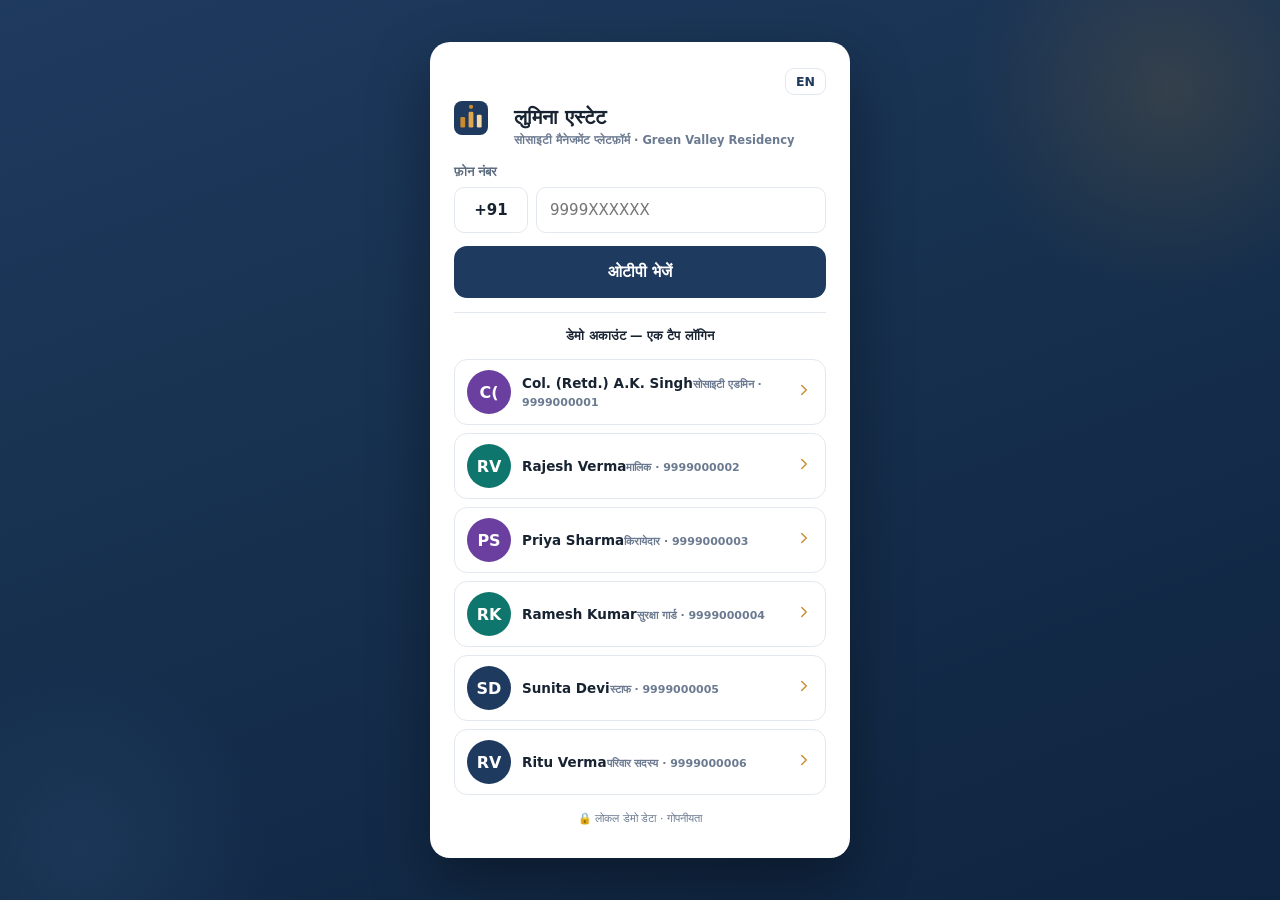
<file: index.html>
<!DOCTYPE html>
<html lang="hi">
<head>
<meta charset="UTF-8">
<meta name="viewport" content="width=device-width, initial-scale=1, viewport-fit=cover">
<meta name="theme-color" content="#1F3A5F">
<meta name="description" content="Lumina Estate — Enterprise-grade Society & Community Management Platform">
<title>Lumina Estate — Society Management</title>
<link rel="icon" type="image/svg+xml" href="icons/favicon.svg">
<link rel="icon" type="image/png" sizes="192x192" href="icons/icon-192.png">
<link rel="apple-touch-icon" href="icons/apple-touch-icon.png">
<link rel="manifest" href="manifest.json">
<link rel="stylesheet" href="css/styles.css" onerror="this.onerror=null;this.href='styles.css'">
<link rel="stylesheet" href="styles.css">
</head>
<body>
<div id="app"></div>
<script src="js/i18n.js" onerror="this.onerror=null;this.src='i18n.js'"></script>
<script src="js/seed.js" onerror="this.onerror=null;this.src='seed.js'"></script>
<script src="js/store.js" onerror="this.onerror=null;this.src='store.js'"></script>
<script src="js/ui.js" onerror="this.onerror=null;this.src='ui.js'"></script>
<script src="js/views-resident.js" onerror="this.onerror=null;this.src='views-resident.js'"></script>
<script src="js/views-admin.js" onerror="this.onerror=null;this.src='views-admin.js'"></script>
<script src="js/views-guard.js" onerror="this.onerror=null;this.src='views-guard.js'"></script>
<script src="js/app.js" onerror="this.onerror=null;this.src='app.js'"></script>
</body>
</html>
</file>
<file: styles.css>
/* ============ LUMINA ESTATE — Design System ============
   Palette (PRD Appendix E): Navy #1F3A5F, Gold #C98A2D,
   Success #2E7D32, Danger #C62828, Warning #F9A825 */

:root{
  --navy:#1F3A5F; --navy2:#2A4A73; --navy3:#3A5E8C;
  --gold:#C98A2D; --gold2:#E0A84E;
  --green:#2E7D32; --green-bg:#E8F3E9;
  --red:#C62828; --red-bg:#FBEAEA;
  --amber:#F9A825; --amber-bg:#FFF6E0;
  --blue:#1565C0; --blue-bg:#E7F0FB;
  --purple:#6A3FA0; --purple-bg:#F0E9F8;
  --grey:#5E6C80; --grey-bg:#EEF1F5;
  --bg:#F3F5F9; --card:#FFFFFF;
  --text:#182332; --muted:#6B7A90; --border:#E3E8EF;
  --shadow:0 1px 3px rgba(16,24,40,.06),0 4px 14px rgba(16,24,40,.05);
  --shadow-lg:0 8px 30px rgba(16,24,40,.14);
  --radius:14px; --radius-sm:10px;
  --hdr:58px; --navh:62px;
  --font:'Noto Sans','Mukta','Segoe UI',system-ui,-apple-system,Roboto,'Helvetica Neue',Arial,'Devanagari MT',sans-serif;
}

*{margin:0;padding:0;box-sizing:border-box}
html{-webkit-text-size-adjust:100%}
body{font-family:var(--font);background:var(--bg);color:var(--text);font-size:15px;line-height:1.5;min-height:100vh}
button{font-family:inherit;cursor:pointer;border:none;background:none;color:inherit;font-size:inherit}
input,select,textarea{font-family:inherit;font-size:15px;color:var(--text)}
a{color:var(--navy2);text-decoration:none}
img{max-width:100%}
::selection{background:rgba(201,138,45,.3)}

@keyframes fadeIn{from{opacity:0;transform:translateY(6px)}to{opacity:1;transform:none}}
@keyframes pop{0%{transform:scale(.6);opacity:0}70%{transform:scale(1.06)}100%{transform:scale(1);opacity:1}}
@keyframes shake{0%,100%{transform:translateX(0)}25%{transform:translateX(-6px)}75%{transform:translateX(6px)}}
@keyframes pulse{0%,100%{box-shadow:0 0 0 0 rgba(198,40,40,.45)}50%{box-shadow:0 0 0 14px rgba(198,40,40,0)}}
.fade{animation:fadeIn .28s ease}
.pop{animation:pop .35s cubic-bezier(.2,1.4,.5,1)}
.shake{animation:shake .3s ease}

/* ============ APP SHELL ============ */
.app{min-height:100vh}
.app-header{position:sticky;top:0;z-index:50;height:var(--hdr);background:var(--navy);color:#fff;display:flex;align-items:center;gap:12px;padding:0 14px;box-shadow:0 2px 10px rgba(16,24,40,.25)}
.brand{display:flex;align-items:center;gap:10px;cursor:pointer;user-select:none}
.brand-logo{width:34px;height:34px;flex:0 0 34px}
.brand-name{font-weight:800;font-size:17px;letter-spacing:.2px;line-height:1.1}
.brand-sub{font-size:10.5px;opacity:.75;letter-spacing:.3px}
.hdr-society{flex:1;text-align:center;font-size:12.5px;opacity:.92;overflow:hidden;text-overflow:ellipsis;white-space:nowrap;display:none}
.hdr-actions{display:flex;align-items:center;gap:8px;margin-left:auto}
.icon-btn{width:38px;height:38px;border-radius:10px;display:inline-flex;align-items:center;justify-content:center;color:#E8EEF6;position:relative;transition:background .15s}
.icon-btn:hover{background:rgba(255,255,255,.12)}
.badge-dot{position:absolute;top:6px;right:6px;min-width:17px;height:17px;border-radius:9px;background:var(--red);color:#fff;font-size:10px;font-weight:700;display:flex;align-items:center;justify-content:center;padding:0 4px;border:2px solid var(--navy)}
.lang-btn{border:1px solid rgba(255,255,255,.35);border-radius:9px;padding:5px 10px;font-size:12.5px;font-weight:700;color:#fff}
.lang-btn:hover{background:rgba(255,255,255,.12)}

.layout{display:flex;min-height:calc(100vh - var(--hdr))}
.app-side{width:232px;flex:0 0 232px;background:var(--card);border-right:1px solid var(--border);padding:16px 10px;position:sticky;top:var(--hdr);height:calc(100vh - var(--hdr));overflow-y:auto}
.side-group{font-size:11px;font-weight:700;letter-spacing:.8px;text-transform:uppercase;color:var(--muted);padding:14px 12px 6px}
.side-item{display:flex;align-items:center;gap:11px;padding:10px 12px;border-radius:10px;color:var(--text);font-weight:600;font-size:14px;margin-bottom:2px;transition:background .15s}
.side-item svg{color:var(--muted)}
.side-item:hover{background:var(--grey-bg)}
.side-item.active{background:var(--navy);color:#fff}
.side-item.active svg{color:var(--gold2)}
.main{flex:1;min-width:0;padding:18px;padding-bottom:calc(var(--navh) + 22px)}
.app-nav{display:none;position:fixed;bottom:0;left:0;right:0;height:var(--navh);background:var(--card);border-top:1px solid var(--border);z-index:60;box-shadow:0 -2px 12px rgba(16,24,40,.07)}
.nav-item{flex:1;display:flex;flex-direction:column;align-items:center;justify-content:center;gap:3px;color:var(--muted);font-size:10.5px;font-weight:600;height:100%;transition:color .15s}
.nav-item svg{width:22px;height:22px}
.nav-item.active{color:var(--navy)}
.nav-item.active svg{color:var(--gold)}
.nav-badge{position:absolute;top:5px;margin-left:14px;background:var(--red);color:#fff;font-size:9.5px;font-weight:700;min-width:16px;height:16px;border-radius:8px;display:flex;align-items:center;justify-content:center;padding:0 4px}

@media (max-width:920px){
  .app-side{display:none}
  .app-nav{display:flex}
  .main{padding:14px;padding-bottom:calc(var(--navh) + 18px)}
  .hdr-society{display:block}
}

/* ============ TYPOGRAPHY & PAGE ============ */
.page{max-width:1080px;margin:0 auto}
.page-head{display:flex;align-items:center;gap:12px;margin-bottom:16px;flex-wrap:wrap}
.page-head h1{font-size:21px;font-weight:800;letter-spacing:-.2px}
.page-head .sub{color:var(--muted);font-size:13px;flex-basis:100%}
.page-head .spacer{flex:1}
.back-btn{width:36px;height:36px;border-radius:10px;background:var(--card);border:1px solid var(--border);display:inline-flex;align-items:center;justify-content:center;color:var(--text);box-shadow:var(--shadow)}
.h2{font-size:15.5px;font-weight:800;margin:0 0 10px;display:flex;align-items:center;gap:8px}
.h2 .count{font-size:12px;color:var(--muted);font-weight:600}
.muted{color:var(--muted)}
.small{font-size:12.5px}
.bold{font-weight:700}
.mt{margin-top:14px}.mb{margin-bottom:14px}
.center{text-align:center}
.rupee{font-weight:800;letter-spacing:-.3px}
.nowrap{white-space:nowrap}

/* ============ CARDS & GRID ============ */
.card{background:var(--card);border-radius:var(--radius);box-shadow:var(--shadow);border:1px solid var(--border);padding:16px;margin-bottom:14px}
.card-pad-sm{padding:12px}
.card-title{font-size:14px;font-weight:800;margin-bottom:10px;display:flex;align-items:center;justify-content:space-between;gap:8px}
.card-title .link{font-size:12.5px;color:var(--navy2);font-weight:700}
.grid{display:grid;gap:14px}
.grid-2{grid-template-columns:1fr 1fr}
.grid-3{grid-template-columns:repeat(3,1fr)}
.grid-4{grid-template-columns:repeat(4,1fr)}
@media (max-width:760px){.grid-2,.grid-3,.grid-4{grid-template-columns:1fr 1fr}}
@media (max-width:430px){.grid-3,.grid-4{grid-template-columns:1fr 1fr}}

/* ============ BUTTONS ============ */
.btn{display:inline-flex;align-items:center;justify-content:center;gap:8px;border-radius:11px;padding:11px 18px;font-weight:700;font-size:14px;transition:transform .08s,box-shadow .15s,background .15s;border:1.5px solid transparent;line-height:1.2}
.btn:active{transform:scale(.97)}
.btn-primary{background:var(--navy);color:#fff}
.btn-primary:hover{background:var(--navy2)}
.btn-gold{background:var(--gold);color:#fff}
.btn-gold:hover{background:var(--gold2)}
.btn-success{background:var(--green);color:#fff}
.btn-danger{background:var(--red);color:#fff}
.btn-danger-soft{background:var(--red-bg);color:var(--red);border-color:#F3C8C8}
.btn-ghost{background:var(--card);color:var(--navy);border-color:var(--border)}
.btn-ghost:hover{border-color:var(--navy3)}
.btn-outline{background:transparent;border-color:var(--navy);color:var(--navy)}
.btn-sm{padding:7px 12px;font-size:12.5px;border-radius:9px}
.btn-lg{padding:15px 22px;font-size:16px;border-radius:13px}
.btn-block{width:100%}
.btn[disabled]{opacity:.55;pointer-events:none}
.btn .spin{width:16px;height:16px;border:2.5px solid rgba(255,255,255,.4);border-top-color:#fff;border-radius:50%;animation:rot 0.8s linear infinite}
@keyframes rot{to{transform:rotate(360deg)}}

/* ============ CHIPS & BADGES ============ */
.chip{display:inline-flex;align-items:center;gap:5px;padding:3px 10px;border-radius:20px;font-size:11.5px;font-weight:700;line-height:1.6;white-space:nowrap}
.chip-green{background:var(--green-bg);color:var(--green)}
.chip-red{background:var(--red-bg);color:var(--red)}
.chip-amber{background:var(--amber-bg);color:#9A6A00}
.chip-blue{background:var(--blue-bg);color:var(--blue)}
.chip-purple{background:var(--purple-bg);color:var(--purple)}
.chip-grey{background:var(--grey-bg);color:var(--grey)}
.chip-gold{background:#FBF3E4;color:var(--gold)}
.tag{font-size:11px;font-weight:700;padding:2px 8px;border-radius:6px;background:var(--grey-bg);color:var(--grey)}

/* ============ DASHBOARD HERO ============ */
.dues-hero{background:linear-gradient(135deg,var(--navy) 0%,var(--navy2) 60%,#3A5E8C 100%);color:#fff;border-radius:16px;padding:20px;position:relative;overflow:hidden;margin-bottom:14px;box-shadow:0 10px 26px rgba(31,58,95,.3)}
.dues-hero::after{content:"";position:absolute;right:-40px;top:-40px;width:180px;height:180px;border-radius:50%;background:rgba(201,138,45,.18)}
.dues-hero.green{background:linear-gradient(135deg,#1E5C24,#2E7D32 70%,#3D8A41)}
.dues-hero .kicker{font-size:12px;opacity:.85;font-weight:700;letter-spacing:.4px;text-transform:uppercase}
.dues-hero .amount{font-size:34px;font-weight:800;letter-spacing:-.5px;margin:2px 0 2px}
.dues-hero .due-date{font-size:12.5px;opacity:.9}
.dues-hero .btn{margin-top:14px;background:#fff;color:var(--navy)}
.dues-hero .btn:hover{background:var(--gold2);color:#fff}
.hero-badge{position:absolute;right:16px;top:16px}

/* ============ QUICK ACTIONS ============ */
.quick-grid{display:grid;grid-template-columns:repeat(4,1fr);gap:10px}
@media (max-width:480px){.quick-grid{grid-template-columns:repeat(3,1fr)}}
.quick-item{background:var(--card);border:1px solid var(--border);border-radius:var(--radius-sm);padding:13px 6px 11px;display:flex;flex-direction:column;align-items:center;gap:7px;font-size:11.5px;font-weight:700;color:var(--text);box-shadow:var(--shadow);transition:transform .1s}
.quick-item:active{transform:scale(.95)}
.quick-item .qico{width:42px;height:42px;border-radius:12px;display:flex;align-items:center;justify-content:center}
.quick-item .qico svg{width:21px;height:21px}

/* ============ STATS ============ */
.stat-tile{background:var(--card);border:1px solid var(--border);border-radius:var(--radius-sm);padding:14px;box-shadow:var(--shadow)}
.stat-value{font-size:22px;font-weight:800;letter-spacing:-.4px}
.stat-label{font-size:12px;color:var(--muted);font-weight:600;margin-top:2px}
.stat-tile .trend{font-size:11px;font-weight:700}

/* ============ LISTS ============ */
.list-row{display:flex;align-items:center;gap:12px;padding:12px 4px;border-bottom:1px solid var(--border);cursor:pointer;transition:background .12s}
.list-row:last-child{border-bottom:none}
.list-row:hover{background:var(--grey-bg);border-radius:8px}
.list-row .grow{flex:1;min-width:0}
.list-row .t{font-weight:700;font-size:14px;overflow:hidden;text-overflow:ellipsis;white-space:nowrap}
.list-row .s{font-size:12px;color:var(--muted);overflow:hidden;text-overflow:ellipsis;white-space:nowrap}
.thumb{width:44px;height:44px;border-radius:12px;background:var(--grey-bg);flex:0 0 44px;display:flex;align-items:center;justify-content:center;color:var(--muted);overflow:hidden}
.thumb img{width:100%;height:100%;object-fit:cover}
.thumb.t44{border-radius:10px}

/* ============ AVATARS ============ */
.avatar{border-radius:50%;display:inline-flex;align-items:center;justify-content:center;font-weight:800;color:#fff;flex:0 0 auto;user-select:none}
.av-1{background:var(--navy)}.av-2{background:var(--gold)}.av-3{background:var(--green)}.av-4{background:var(--red)}.av-5{background:var(--purple)}.av-6{background:var(--blue)}.av-7{background:#0F766E}.av-8{background:#B45309}
.av-sm{width:34px;height:34px;font-size:13px}
.av-md{width:44px;height:44px;font-size:16px}
.av-lg{width:60px;height:60px;font-size:22px}

/* ============ FORMS ============ */
.field{margin-bottom:13px}
.field label{display:block;font-size:12.5px;font-weight:700;color:var(--grey);margin-bottom:5px}
.inp{width:100%;padding:11px 13px;border:1.5px solid var(--border);border-radius:10px;background:var(--card);outline:none;transition:border .15s,box-shadow .15s}
.inp:focus{border-color:var(--navy2);box-shadow:0 0 0 3px rgba(42,74,115,.12)}
textarea.inp{resize:vertical;min-height:88px}
select.inp{appearance:none;background-image:url("data:image/svg+xml,%3Csvg xmlns='http://www.w3.org/2000/svg' width='12' height='8'%3E%3Cpath d='M1 1l5 5 5-5' stroke='%236B7A90' stroke-width='2' fill='none' stroke-linecap='round'/%3E%3C/svg%3E");background-repeat:no-repeat;background-position:right 13px center;padding-right:34px}
.inp.err{border-color:var(--red);box-shadow:0 0 0 3px rgba(198,40,40,.1)}
.hint{font-size:11.5px;color:var(--muted);margin-top:4px}
.field-err{font-size:11.5px;color:var(--red);margin-top:4px;font-weight:600}
.phone-row{display:flex;gap:8px}
.phone-code{width:74px;flex:0 0 74px}
.otp-row{display:flex;gap:8px;justify-content:center;margin:8px 0 4px}
.otp-box{width:46px;height:54px;border:2px solid var(--border);border-radius:12px;text-align:center;font-size:22px;font-weight:800;outline:none;background:var(--card)}
.otp-box:focus{border-color:var(--navy2);box-shadow:0 0 0 3px rgba(42,74,115,.12)}
.search-bar{display:flex;align-items:center;gap:9px;background:var(--card);border:1.5px solid var(--border);border-radius:11px;padding:10px 13px;color:var(--muted)}
.search-bar input{flex:1;border:none;outline:none;background:transparent;font-size:14px}
.switch{position:relative;width:46px;height:26px;flex:0 0 46px}
.switch input{opacity:0;width:0;height:0}
.switch .sl{position:absolute;inset:0;background:#CBD4E0;border-radius:20px;transition:.2s;cursor:pointer}
.switch .sl::before{content:"";position:absolute;width:20px;height:20px;left:3px;top:3px;background:#fff;border-radius:50%;transition:.2s;box-shadow:0 1px 3px rgba(0,0,0,.25)}
.switch input:checked + .sl{background:var(--green)}
.switch input:checked + .sl::before{transform:translateX(20px)}

/* ============ TABLES ============ */
.table-wrap{overflow-x:auto;border-radius:var(--radius-sm)}
table{width:100%;border-collapse:collapse;font-size:13.5px}
th{text-align:left;font-size:11px;text-transform:uppercase;letter-spacing:.6px;color:var(--muted);padding:9px 10px;border-bottom:2px solid var(--border);white-space:nowrap}
td{padding:11px 10px;border-bottom:1px solid var(--border);vertical-align:middle}
tr:last-child td{border-bottom:none}
tr.rowclick{cursor:pointer}
tr.rowclick:hover td{background:var(--grey-bg)}

/* ============ TIMELINE ============ */
.timeline{position:relative;padding-left:26px;margin-top:4px}
.t-item{position:relative;padding-bottom:18px}
.t-item::before{content:"";position:absolute;left:-19px;top:8px;bottom:-4px;width:2px;background:var(--border)}
.t-item:last-child::before{display:none}
.t-dot{position:absolute;left:-25px;top:3px;width:14px;height:14px;border-radius:50%;border:3px solid var(--grey-bg);background:var(--grey)}
.t-item.done .t-dot{background:var(--green)}
.t-item.now .t-dot{background:var(--gold)}
.t-item .tt{font-weight:700;font-size:13.5px}
.t-item .td{font-size:12px;color:var(--muted);margin-top:1px}
.t-item .tn{font-size:12.5px;margin-top:4px;background:var(--grey-bg);border-radius:8px;padding:7px 10px;display:inline-block}

/* ============ MODAL ============ */
.modal-overlay{position:fixed;inset:0;background:rgba(15,23,42,.55);backdrop-filter:blur(2px);z-index:100;display:flex;align-items:center;justify-content:center;padding:16px;animation:fadeIn .18s ease}
.modal{background:var(--card);border-radius:18px;width:100%;max-width:460px;max-height:88vh;overflow-y:auto;box-shadow:var(--shadow-lg);animation:pop .28s cubic-bezier(.2,1.2,.4,1)}
.modal-head{display:flex;align-items:center;justify-content:space-between;padding:16px 18px 0}
.modal-head h3{font-size:16.5px;font-weight:800}
.modal-body{padding:16px 18px}
.modal-foot{padding:0 18px 16px;display:flex;gap:10px;justify-content:flex-end}
.modal-foot .btn{flex:1}
.modal-close{width:32px;height:32px;border-radius:9px;display:flex;align-items:center;justify-content:center;color:var(--muted);background:var(--grey-bg)}
.modal-wide{max-width:640px}

/* ============ TOAST ============ */
.toast-wrap{position:fixed;top:calc(var(--hdr) + 10px);left:50%;transform:translateX(-50%);z-index:200;display:flex;flex-direction:column;gap:8px;width:min(92vw,420px);pointer-events:none}
.toast{background:var(--navy);color:#fff;padding:12px 16px;border-radius:12px;box-shadow:var(--shadow-lg);font-size:13.5px;font-weight:600;display:flex;gap:10px;align-items:flex-start;animation:pop .3s cubic-bezier(.2,1.3,.5,1);pointer-events:auto}
.toast-success{background:var(--green)}
.toast-error{background:var(--red)}
.toast-info{background:var(--navy)}
.toast svg{flex:0 0 18px;margin-top:1px}

/* ============ NOTIFICATION BELL ============ */
.bell-wrap{position:relative}
.bell-drop{position:absolute;right:0;top:46px;width:min(92vw,360px);max-height:70vh;overflow-y:auto;background:var(--card);border-radius:14px;box-shadow:var(--shadow-lg);border:1px solid var(--border);z-index:120;animation:fadeIn .15s ease}
.notif-item{display:flex;gap:11px;padding:12px 14px;border-bottom:1px solid var(--border);cursor:pointer;align-items:flex-start}
.notif-item:hover{background:var(--grey-bg)}
.notif-item.unread{background:#F5F8FF}
.notif-item .ni{width:34px;height:34px;border-radius:10px;flex:0 0 34px;display:flex;align-items:center;justify-content:center}
.notif-item .nt{font-size:13px;font-weight:700;line-height:1.35}
.notif-item .nb{font-size:12px;color:var(--muted);margin-top:1px}
.notif-item .na{font-size:10.5px;color:var(--muted);margin-top:3px;font-weight:600}

/* ============ PROFILE DROPDOWN ============ */
.prof-wrap{position:relative}
.prof-drop{position:absolute;right:0;top:48px;width:230px;background:var(--card);border-radius:14px;box-shadow:var(--shadow-lg);border:1px solid var(--border);z-index:120;overflow:hidden;animation:fadeIn .15s ease}
.prof-item{display:flex;align-items:center;gap:10px;padding:11px 14px;font-size:13.5px;font-weight:600;cursor:pointer;border-bottom:1px solid var(--border);width:100%;text-align:left}
.prof-item:hover{background:var(--grey-bg)}
.prof-item svg{color:var(--muted)}

/* ============ NOTICE CARDS ============ */
.notice-card{border-left:4px solid var(--border);background:var(--card);border-radius:12px;padding:13px 15px;margin-bottom:10px;box-shadow:var(--shadow);cursor:pointer;border-top:1px solid var(--border);border-right:1px solid var(--border);border-bottom:1px solid var(--border)}
.notice-card.cat-emergency{border-left-color:var(--red)}
.notice-card.cat-meeting{border-left-color:var(--blue)}
.notice-card.cat-financial{border-left-color:var(--gold)}
.notice-card.cat-event{border-left-color:var(--purple)}
.notice-card.cat-general{border-left-color:var(--green)}
.notice-card .nt{font-weight:700;font-size:14px;line-height:1.4}
.notice-card .np{font-size:12.5px;color:var(--muted);margin-top:3px;display:-webkit-box;-webkit-line-clamp:2;-webkit-box-orient:vertical;overflow:hidden}
.notice-card .nm{display:flex;align-items:center;gap:8px;margin-top:8px;flex-wrap:wrap}
.pin-ic{color:var(--gold)}
.article{background:var(--card);border-radius:var(--radius);padding:20px;box-shadow:var(--shadow);border:1px solid var(--border)}
.article h2{font-size:19px;font-weight:800;line-height:1.35;margin-bottom:8px}
.article .meta{font-size:12px;color:var(--muted);margin-bottom:14px;display:flex;gap:8px;flex-wrap:wrap;align-items:center}
.article .body{font-size:14.5px;line-height:1.7;white-space:pre-wrap}

/* ============ BILL DETAIL ============ */
.bill-total{text-align:center;padding:22px 10px;border-bottom:1px dashed var(--border);margin-bottom:12px}
.bill-total .amt{font-size:36px;font-weight:800;letter-spacing:-.8px;color:var(--navy)}
.bill-line{display:flex;justify-content:space-between;padding:7px 0;font-size:14px;border-bottom:1px dotted var(--border)}
.bill-line:last-child{border:none}
.bill-line .bl{color:var(--grey);font-weight:600}
.bill-line .bv{font-weight:700;white-space:nowrap}
.bill-line.total{font-size:15.5px;border-top:2px solid var(--border);border-bottom:none;margin-top:6px;padding-top:10px}
.bill-line.total .bl,.bill-line.total .bv{color:var(--text);font-weight:800}
.pay-sticky{position:sticky;bottom:calc(var(--navh) + 10px);margin-top:14px;z-index:30}

/* ============ PAYMENT MODAL ============ */
.pay-methods{display:grid;grid-template-columns:1fr 1fr;gap:9px}
.pay-method{border:1.5px solid var(--border);border-radius:12px;padding:12px 10px;display:flex;flex-direction:column;align-items:center;gap:7px;font-size:12px;font-weight:700;background:var(--card);transition:border .15s}
.pay-method:hover{border-color:var(--navy3)}
.pay-method .pm{width:38px;height:38px;border-radius:11px;display:flex;align-items:center;justify-content:center;font-weight:800;font-size:15px;color:#fff}
.pay-amt{background:var(--grey-bg);border-radius:12px;padding:13px;text-align:center;margin-bottom:12px}
.pay-amt .pa{font-size:24px;font-weight:800}
.pay-success{text-align:center;padding:8px 0 4px}
.pay-success .check{width:74px;height:74px;border-radius:50%;background:var(--green-bg);display:flex;align-items:center;justify-content:center;margin:0 auto 12px}
.pay-success .check svg{color:var(--green)}

/* ============ RATING ============ */
.stars{display:flex;gap:6px;justify-content:center}
.star-btn{width:46px;height:46px;border-radius:12px;display:flex;align-items:center;justify-content:center;color:#C9D2DD;transition:transform .1s}
.star-btn svg{width:30px;height:30px}
.star-btn.on{color:var(--gold)}
.star-btn:hover{transform:scale(1.12)}
.star-read{color:var(--gold)}
.star-read svg{width:16px;height:16px}

/* ============ COMPLAINTS ============ */
.cat-grid{display:grid;grid-template-columns:repeat(4,1fr);gap:9px}
.cat-item{border:1.5px solid var(--border);border-radius:12px;padding:11px 4px;display:flex;flex-direction:column;align-items:center;gap:6px;font-size:11px;font-weight:700;color:var(--grey);background:var(--card);transition:all .12s}
.cat-item svg{width:22px;height:22px}
.cat-item.sel{border-color:var(--navy);background:var(--blue-bg);color:var(--navy)}
.photo-pick{display:flex;gap:10px;flex-wrap:wrap}
.photo-box{width:86px;height:86px;border-radius:12px;border:1.5px dashed var(--border);display:flex;flex-direction:column;align-items:center;justify-content:center;gap:4px;color:var(--muted);font-size:10.5px;font-weight:700;background:var(--card);cursor:pointer;overflow:hidden;position:relative}
.photo-box img{width:100%;height:100%;object-fit:cover}
.photo-box .rm{position:absolute;top:4px;right:4px;width:20px;height:20px;border-radius:50%;background:rgba(0,0,0,.55);color:#fff;font-size:11px;display:flex;align-items:center;justify-content:center}

/* ============ VMS / GUARD ============ */
.guard-hero{background:var(--navy);border-radius:16px;padding:18px;color:#fff;margin-bottom:14px}
.guard-hero h2{font-size:17px;font-weight:800}
.guard-hero p{font-size:12.5px;opacity:.85}
.giant-btn{width:100%;background:var(--gold);color:#fff;border-radius:16px;padding:20px;font-size:18px;font-weight:800;display:flex;align-items:center;justify-content:center;gap:12px;box-shadow:0 8px 22px rgba(201,138,45,.35);transition:transform .1s}
.giant-btn:active{transform:scale(.97)}
.approval-card{display:flex;gap:12px;align-items:center;background:var(--card);border:1px solid var(--border);border-radius:14px;padding:13px;margin-bottom:10px;box-shadow:var(--shadow)}
.approval-card .ph{width:58px;height:58px;border-radius:12px;overflow:hidden;background:var(--grey-bg);flex:0 0 58px;display:flex;align-items:center;justify-content:center;color:var(--muted)}
.approval-card .ph img{width:100%;height:100%;object-fit:cover}
.approval-actions{display:flex;gap:8px;margin-top:10px}
.approval-actions .btn{flex:1;padding:12px;font-size:15px;border-radius:12px}
.numpad{display:grid;grid-template-columns:repeat(3,1fr);gap:9px;max-width:280px;margin:0 auto}
.num-key{height:54px;border-radius:13px;background:var(--card);border:1.5px solid var(--border);font-size:20px;font-weight:800;box-shadow:var(--shadow);transition:transform .07s}
.num-key:active{transform:scale(.93);background:var(--grey-bg)}
.num-display{text-align:center;font-size:30px;font-weight:800;letter-spacing:4px;padding:14px;border-radius:13px;background:var(--grey-bg);margin-bottom:12px;min-height:56px}
.code-display{text-align:center;background:var(--navy);color:#fff;border-radius:14px;padding:16px;margin:10px 0}
.code-display .cd{font-size:32px;font-weight:800;letter-spacing:8px;font-family:monospace}
.sugg-row{display:flex;gap:8px;flex-wrap:wrap;margin-top:10px;justify-content:center}
.sugg{border:1.5px solid var(--border);border-radius:10px;padding:7px 13px;font-size:13px;font-weight:700;background:var(--card)}
.sugg:hover{border-color:var(--navy)}

/* ============ BOOKING / CALENDAR ============ */
.week-strip{display:flex;gap:6px;overflow-x:auto;padding:4px 0 10px}
.day-pill{flex:0 0 58px;border:1.5px solid var(--border);border-radius:12px;padding:8px 4px;text-align:center;background:var(--card);transition:all .12s}
.day-pill .dw{font-size:10.5px;font-weight:700;color:var(--muted);text-transform:uppercase}
.day-pill .dd{font-size:17px;font-weight:800}
.day-pill .dm{font-size:9.5px;color:var(--muted);font-weight:600}
.day-pill.sel{background:var(--navy);border-color:var(--navy);color:#fff}
.day-pill.sel .dw,.day-pill.sel .dm{color:rgba(255,255,255,.75)}
.day-pill.today{border-color:var(--gold)}
.slot-grid{display:grid;grid-template-columns:repeat(3,1fr);gap:9px}
.slot{border:1.5px solid var(--border);border-radius:11px;padding:11px 6px;text-align:center;font-size:12.5px;font-weight:700;background:var(--card);transition:all .12s}
.slot.avail:hover{border-color:var(--navy);background:var(--blue-bg)}
.slot.sel{background:var(--navy);border-color:var(--navy);color:#fff}
.slot.busy{background:var(--grey-bg);color:var(--muted);text-decoration:line-through;pointer-events:none}
.slot.mine{background:var(--green-bg);border-color:var(--green);color:var(--green)}
.facility-card{background:var(--card);border-radius:14px;border:1px solid var(--border);box-shadow:var(--shadow);overflow:hidden;cursor:pointer;transition:transform .12s}
.facility-card:active{transform:scale(.98)}
.facility-cover{height:110px;display:flex;align-items:center;justify-content:center;color:#fff}
.facility-cover svg{width:44px;height:44px}
.facility-card .fc-body{padding:12px}
.facility-card .fc-name{font-weight:800;font-size:14.5px}
.facility-card .fc-meta{font-size:11.5px;color:var(--muted);margin-top:3px}

/* ============ CHARTS ============ */
.pie{width:120px;height:120px;border-radius:50%;position:relative;flex:0 0 120px}
.pie::after{content:"";position:absolute;inset:26px;background:var(--card);border-radius:50%}
.legend{flex:1;min-width:0}
.legend-row{display:flex;align-items:center;gap:8px;padding:5px 0;font-size:13px}
.legend-row .dot{width:11px;height:11px;border-radius:3.5px;flex:0 0 11px}
.legend-row .lv{margin-left:auto;font-weight:700;white-space:nowrap}
.ring{width:120px;height:120px;border-radius:50%;display:flex;align-items:center;justify-content:center;flex:0 0 120px;position:relative}
.ring::after{content:"";position:absolute;inset:14px;background:var(--card);border-radius:50%}
.ring .rl{position:relative;z-index:2;text-align:center}
.ring .rl .rv{font-size:19px;font-weight:800}
.ring .rl .rlb{font-size:10px;color:var(--muted);font-weight:700;letter-spacing:.4px}
.bar-row{display:flex;align-items:center;gap:10px;margin-bottom:9px;font-size:12.5px}
.bar-row .bl{width:110px;flex:0 0 110px;font-weight:700;white-space:nowrap;overflow:hidden;text-overflow:ellipsis}
.bar-row .bar{flex:1;height:18px;background:var(--grey-bg);border-radius:9px;overflow:hidden}
.bar-row .fill{height:100%;background:linear-gradient(90deg,var(--navy),var(--navy3));border-radius:9px;min-width:2px}
.bar-row .bv{width:56px;text-align:right;font-weight:700;flex:0 0 56px}

/* ============ EMPTY STATES ============ */
.empty{text-align:center;padding:34px 16px;color:var(--muted)}
.empty .ei{width:64px;height:64px;border-radius:20px;background:var(--grey-bg);display:flex;align-items:center;justify-content:center;margin:0 auto 12px;color:#A9B4C2}
.empty .et{font-weight:800;color:var(--text);font-size:15px;margin-bottom:4px}
.empty .es{font-size:13px}

/* ============ LOGIN ============ */
.login-wrap{min-height:100vh;display:flex;align-items:center;justify-content:center;padding:18px;background:linear-gradient(160deg,var(--navy) 0%,#16304E 45%,#0F2440 100%);position:relative;overflow:hidden}
.login-wrap::before{content:"";position:absolute;width:420px;height:420px;border-radius:50%;background:radial-gradient(circle,rgba(201,138,45,.16),transparent 70%);top:-120px;right:-100px}
.login-wrap::after{content:"";position:absolute;width:380px;height:380px;border-radius:50%;background:radial-gradient(circle,rgba(42,74,115,.35),transparent 70%);bottom:-140px;left:-110px}
.login-card{background:var(--card);border-radius:20px;box-shadow:0 24px 60px rgba(0,0,0,.35);width:100%;max-width:420px;padding:26px 24px;position:relative;z-index:2;animation:fadeIn .4s ease}
.login-brand{display:flex;align-items:center;gap:12px;margin-bottom:4px}
.login-brand .lg{width:48px;height:48px}
.login-brand .lt{font-size:20px;font-weight:800}
.login-brand .ls{font-size:11.5px;color:var(--muted);font-weight:600}
.demo-strip{background:var(--amber-bg);border:1px solid #F3DFA8;color:#7A5A00;border-radius:11px;padding:9px 12px;font-size:12px;font-weight:600;display:flex;gap:8px;align-items:center;margin-top:14px}
.demo-strip svg{flex:0 0 16px}
.demo-grid{display:grid;gap:8px;margin-top:12px}
.demo-card{display:flex;align-items:center;gap:11px;border:1.5px solid var(--border);border-radius:13px;padding:10px 12px;background:var(--card);transition:all .12s;text-align:left;width:100%}
.demo-card:hover{border-color:var(--gold);background:#FDF9F1}
.demo-card .dc-n{font-weight:800;font-size:13.5px}
.demo-card .dc-r{font-size:11px;color:var(--muted);font-weight:600}
.demo-card .dc-g{flex:1;min-width:0}
.demo-card .dc-go{color:var(--gold)}
.otp-banner{background:var(--blue-bg);border:1px solid #C7DCF5;color:var(--blue);border-radius:11px;padding:10px 12px;font-size:12.5px;font-weight:700;display:flex;align-items:center;gap:8px;margin:12px 0 4px}
.otp-banner .oc{font-size:17px;letter-spacing:3px;font-family:monospace;font-weight:800}
.pending-illus{width:84px;height:84px;border-radius:24px;background:var(--amber-bg);display:flex;align-items:center;justify-content:center;margin:0 auto 14px;color:var(--gold)}

/* ============ EMERGENCY / SOS ============ */
.emg-card{display:flex;align-items:center;gap:13px;background:var(--card);border:1px solid var(--border);border-radius:13px;padding:13px;margin-bottom:10px;box-shadow:var(--shadow);text-align:left;width:100%}
.emg-card .emg-ic{width:46px;height:46px;border-radius:13px;display:flex;align-items:center;justify-content:center;flex:0 0 46px;color:#fff}
.emg-card .emg-n{font-weight:800;font-size:14px}
.emg-card .emg-p{font-size:12.5px;color:var(--muted);font-weight:700;margin-top:1px}
.emg-card .emg-c{margin-left:auto;color:var(--green)}
.sos-panel{background:linear-gradient(135deg,#7A1414,#C62828);border-radius:18px;padding:22px;color:#fff;text-align:center;box-shadow:0 12px 30px rgba(198,40,40,.3)}
.sos-panel h3{font-size:18px;font-weight:800}
.sos-panel p{font-size:12.5px;opacity:.9;margin:4px 0 14px}
.sos-slide{position:relative;background:rgba(255,255,255,.18);border-radius:14px;height:58px;overflow:hidden;cursor:pointer;user-select:none;touch-action:none;border:1px solid rgba(255,255,255,.35)}
.sos-knob{position:absolute;left:4px;top:4px;bottom:4px;width:52px;border-radius:11px;background:#fff;display:flex;align-items:center;justify-content:center;color:var(--red);transition:left .12s;box-shadow:0 3px 10px rgba(0,0,0,.3)}
.sos-label{position:absolute;inset:0;display:flex;align-items:center;justify-content:center;font-weight:800;font-size:15px;letter-spacing:.4px;color:#fff}
.sos-alert{background:var(--red-bg);border:1.5px solid #EFB9B9;border-radius:14px;padding:14px;margin-bottom:10px;display:flex;gap:12px;align-items:center}
.sos-alert .sa-ic{width:46px;height:46px;border-radius:50%;background:var(--red);color:#fff;display:flex;align-items:center;justify-content:center;flex:0 0 46px;animation:pulse 1.6s infinite}

/* ============ TABS ============ */
.tabs{display:flex;gap:6px;background:var(--grey-bg);padding:4px;border-radius:12px;margin-bottom:14px;overflow-x:auto}
.tab{flex:1;padding:9px 12px;border-radius:9px;font-size:13px;font-weight:700;color:var(--grey);white-space:nowrap;text-align:center}
.tab.active{background:var(--card);color:var(--navy);box-shadow:var(--shadow)}

/* ============ RECEIPT / PRINT ============ */
.receipt{background:var(--card);border:1px solid var(--border);border-radius:14px;padding:22px;max-width:560px;margin:0 auto;box-shadow:var(--shadow)}
.receipt .r-head{display:flex;justify-content:space-between;align-items:flex-start;border-bottom:2px solid var(--navy);padding-bottom:14px;margin-bottom:14px}
.receipt .r-title{font-size:17px;font-weight:800;color:var(--navy)}
.receipt .r-ok{width:52px;height:52px;border-radius:50%;background:var(--green-bg);display:flex;align-items:center;justify-content:center;color:var(--green)}
@media print{
  body *{visibility:hidden}
  .print-area,.print-area *{visibility:visible}
  .print-area{position:absolute;left:0;top:0;width:100%;border:none;box-shadow:none}
  .no-print{display:none!important}
}

/* ============ MISC ============ */
.kv{display:flex;justify-content:space-between;padding:8px 0;border-bottom:1px dotted var(--border);font-size:13.5px}
.kv:last-child{border:none}
.kv .k{color:var(--grey);font-weight:600}
.kv .v{font-weight:700;text-align:right}
.section-div{height:10px}
.dash-note{background:var(--blue-bg);border:1px solid #C7DCF5;border-radius:11px;padding:10px 13px;font-size:12.5px;color:var(--blue);font-weight:600;margin-bottom:14px;display:flex;gap:8px;align-items:center}
.dash-note svg{flex:0 0 17px}
.warn-note{background:var(--amber-bg);border:1px solid #F3DFA8;color:#7A5A00}
.stepper{display:flex;align-items:center;margin:10px 0 18px}
.step{display:flex;align-items:center;gap:7px;font-size:12px;font-weight:700;color:var(--muted)}
.step .sn{width:26px;height:26px;border-radius:50%;background:var(--grey-bg);display:flex;align-items:center;justify-content:center;font-size:12.5px}
.step.active{color:var(--navy)}
.step.active .sn{background:var(--navy);color:#fff}
.step.done{color:var(--green)}
.step.done .sn{background:var(--green);color:#fff}
.step-line{flex:1;height:2px;background:var(--border);margin:0 8px}
.file-chip{display:flex;align-items:center;gap:8px;background:var(--grey-bg);border-radius:9px;padding:7px 10px;font-size:12px;font-weight:600;color:var(--grey)}
.pulse-dot{width:8px;height:8px;border-radius:50%;background:var(--green);display:inline-block;animation:pulse 1.8s infinite}
.divider{height:1px;background:var(--border);margin:14px 0}
.footer-note{text-align:center;font-size:11px;color:var(--muted);padding:16px 0 4px}
.hide{display:none!important}
</file>
